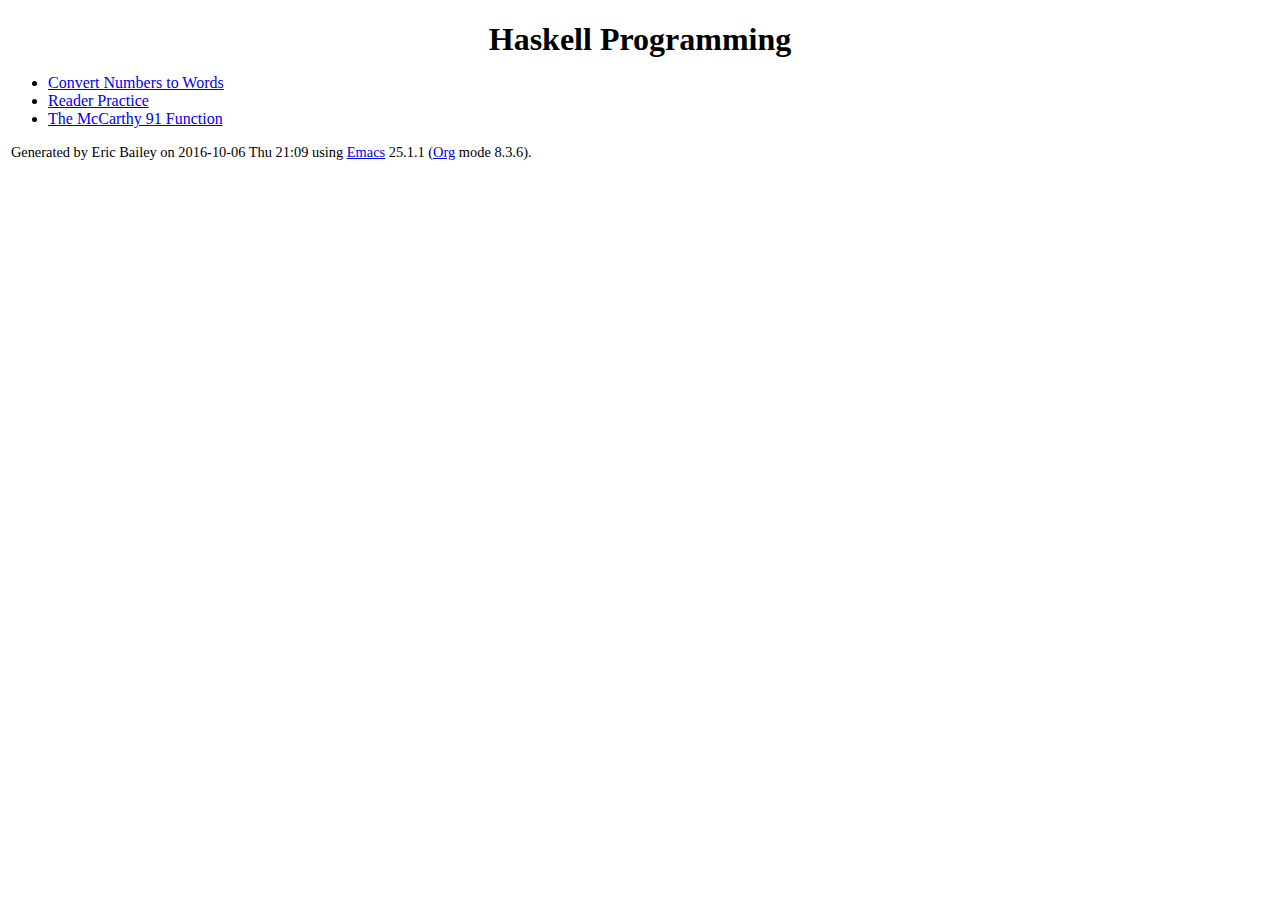
<file: docs/index.html>
<?xml version="1.0" encoding="utf-8"?>
<!DOCTYPE html PUBLIC "-//W3C//DTD XHTML 1.0 Strict//EN"
"http://www.w3.org/TR/xhtml1/DTD/xhtml1-strict.dtd">
<html xmlns="http://www.w3.org/1999/xhtml" lang="en" xml:lang="en">
<head>
<!-- 2016-10-06 Thu 21:09 -->
<meta  http-equiv="Content-Type" content="text/html;charset=utf-8" />
<meta  name="viewport" content="width=device-width, initial-scale=1" />
<title>Haskell Programming</title>
<meta  name="generator" content="Org-mode" />
<meta  name="author" content="Eric Bailey" />
<style type="text/css">
 <!--/*--><![CDATA[/*><!--*/
  .title  { text-align: center;
             margin-bottom: .2em; }
  .subtitle { text-align: center;
              font-size: medium;
              font-weight: bold;
              margin-top:0; }
  .todo   { font-family: monospace; color: red; }
  .done   { font-family: monospace; color: green; }
  .priority { font-family: monospace; color: orange; }
  .tag    { background-color: #eee; font-family: monospace;
            padding: 2px; font-size: 80%; font-weight: normal; }
  .timestamp { color: #bebebe; }
  .timestamp-kwd { color: #5f9ea0; }
  .org-right  { margin-left: auto; margin-right: 0px;  text-align: right; }
  .org-left   { margin-left: 0px;  margin-right: auto; text-align: left; }
  .org-center { margin-left: auto; margin-right: auto; text-align: center; }
  .underline { text-decoration: underline; }
  #postamble p, #preamble p { font-size: 90%; margin: .2em; }
  p.verse { margin-left: 3%; }
  pre {
    border: 1px solid #ccc;
    box-shadow: 3px 3px 3px #eee;
    padding: 8pt;
    font-family: monospace;
    overflow: auto;
    margin: 1.2em;
  }
  pre.src {
    position: relative;
    overflow: visible;
    padding-top: 1.2em;
  }
  pre.src:before {
    display: none;
    position: absolute;
    background-color: white;
    top: -10px;
    right: 10px;
    padding: 3px;
    border: 1px solid black;
  }
  pre.src:hover:before { display: inline;}
  pre.src-sh:before    { content: 'sh'; }
  pre.src-bash:before  { content: 'sh'; }
  pre.src-emacs-lisp:before { content: 'Emacs Lisp'; }
  pre.src-R:before     { content: 'R'; }
  pre.src-perl:before  { content: 'Perl'; }
  pre.src-java:before  { content: 'Java'; }
  pre.src-sql:before   { content: 'SQL'; }

  table { border-collapse:collapse; }
  caption.t-above { caption-side: top; }
  caption.t-bottom { caption-side: bottom; }
  td, th { vertical-align:top;  }
  th.org-right  { text-align: center;  }
  th.org-left   { text-align: center;   }
  th.org-center { text-align: center; }
  td.org-right  { text-align: right;  }
  td.org-left   { text-align: left;   }
  td.org-center { text-align: center; }
  dt { font-weight: bold; }
  .footpara { display: inline; }
  .footdef  { margin-bottom: 1em; }
  .figure { padding: 1em; }
  .figure p { text-align: center; }
  .inlinetask {
    padding: 10px;
    border: 2px solid gray;
    margin: 10px;
    background: #ffffcc;
  }
  #org-div-home-and-up
   { text-align: right; font-size: 70%; white-space: nowrap; }
  textarea { overflow-x: auto; }
  .linenr { font-size: smaller }
  .code-highlighted { background-color: #ffff00; }
  .org-info-js_info-navigation { border-style: none; }
  #org-info-js_console-label
    { font-size: 10px; font-weight: bold; white-space: nowrap; }
  .org-info-js_search-highlight
    { background-color: #ffff00; color: #000000; font-weight: bold; }
  /*]]>*/-->
</style>
<script type="text/javascript">
/*
@licstart  The following is the entire license notice for the
JavaScript code in this tag.

Copyright (C) 2012-2013 Free Software Foundation, Inc.

The JavaScript code in this tag is free software: you can
redistribute it and/or modify it under the terms of the GNU
General Public License (GNU GPL) as published by the Free Software
Foundation, either version 3 of the License, or (at your option)
any later version.  The code is distributed WITHOUT ANY WARRANTY;
without even the implied warranty of MERCHANTABILITY or FITNESS
FOR A PARTICULAR PURPOSE.  See the GNU GPL for more details.

As additional permission under GNU GPL version 3 section 7, you
may distribute non-source (e.g., minimized or compacted) forms of
that code without the copy of the GNU GPL normally required by
section 4, provided you include this license notice and a URL
through which recipients can access the Corresponding Source.


@licend  The above is the entire license notice
for the JavaScript code in this tag.
*/
<!--/*--><![CDATA[/*><!--*/
 function CodeHighlightOn(elem, id)
 {
   var target = document.getElementById(id);
   if(null != target) {
     elem.cacheClassElem = elem.className;
     elem.cacheClassTarget = target.className;
     target.className = "code-highlighted";
     elem.className   = "code-highlighted";
   }
 }
 function CodeHighlightOff(elem, id)
 {
   var target = document.getElementById(id);
   if(elem.cacheClassElem)
     elem.className = elem.cacheClassElem;
   if(elem.cacheClassTarget)
     target.className = elem.cacheClassTarget;
 }
/*]]>*///-->
</script>
</head>
<body>
<div id="content">
<h1 class="title">Haskell Programming</h1>
<ul class="org-ul">
<li><a href="WordNumber.html">Convert Numbers to Words</a></li>
<li><a href="ReaderPractice.html">Reader Practice</a></li>
<li><a href="McCarthy.html">The McCarthy 91 Function</a></li>
</ul>
</div>
<div id="postamble" class="status">
<p>Generated by <span class="author">Eric Bailey</span> on <span class="date">2016-10-06 Thu 21:09</span> using <span class="creator"><a href="http://www.gnu.org/software/emacs/">Emacs</a> 25.1.1 (<a href="http://orgmode.org">Org</a> mode 8.3.6)</span>.
</div>
</body>
</html>
</file>
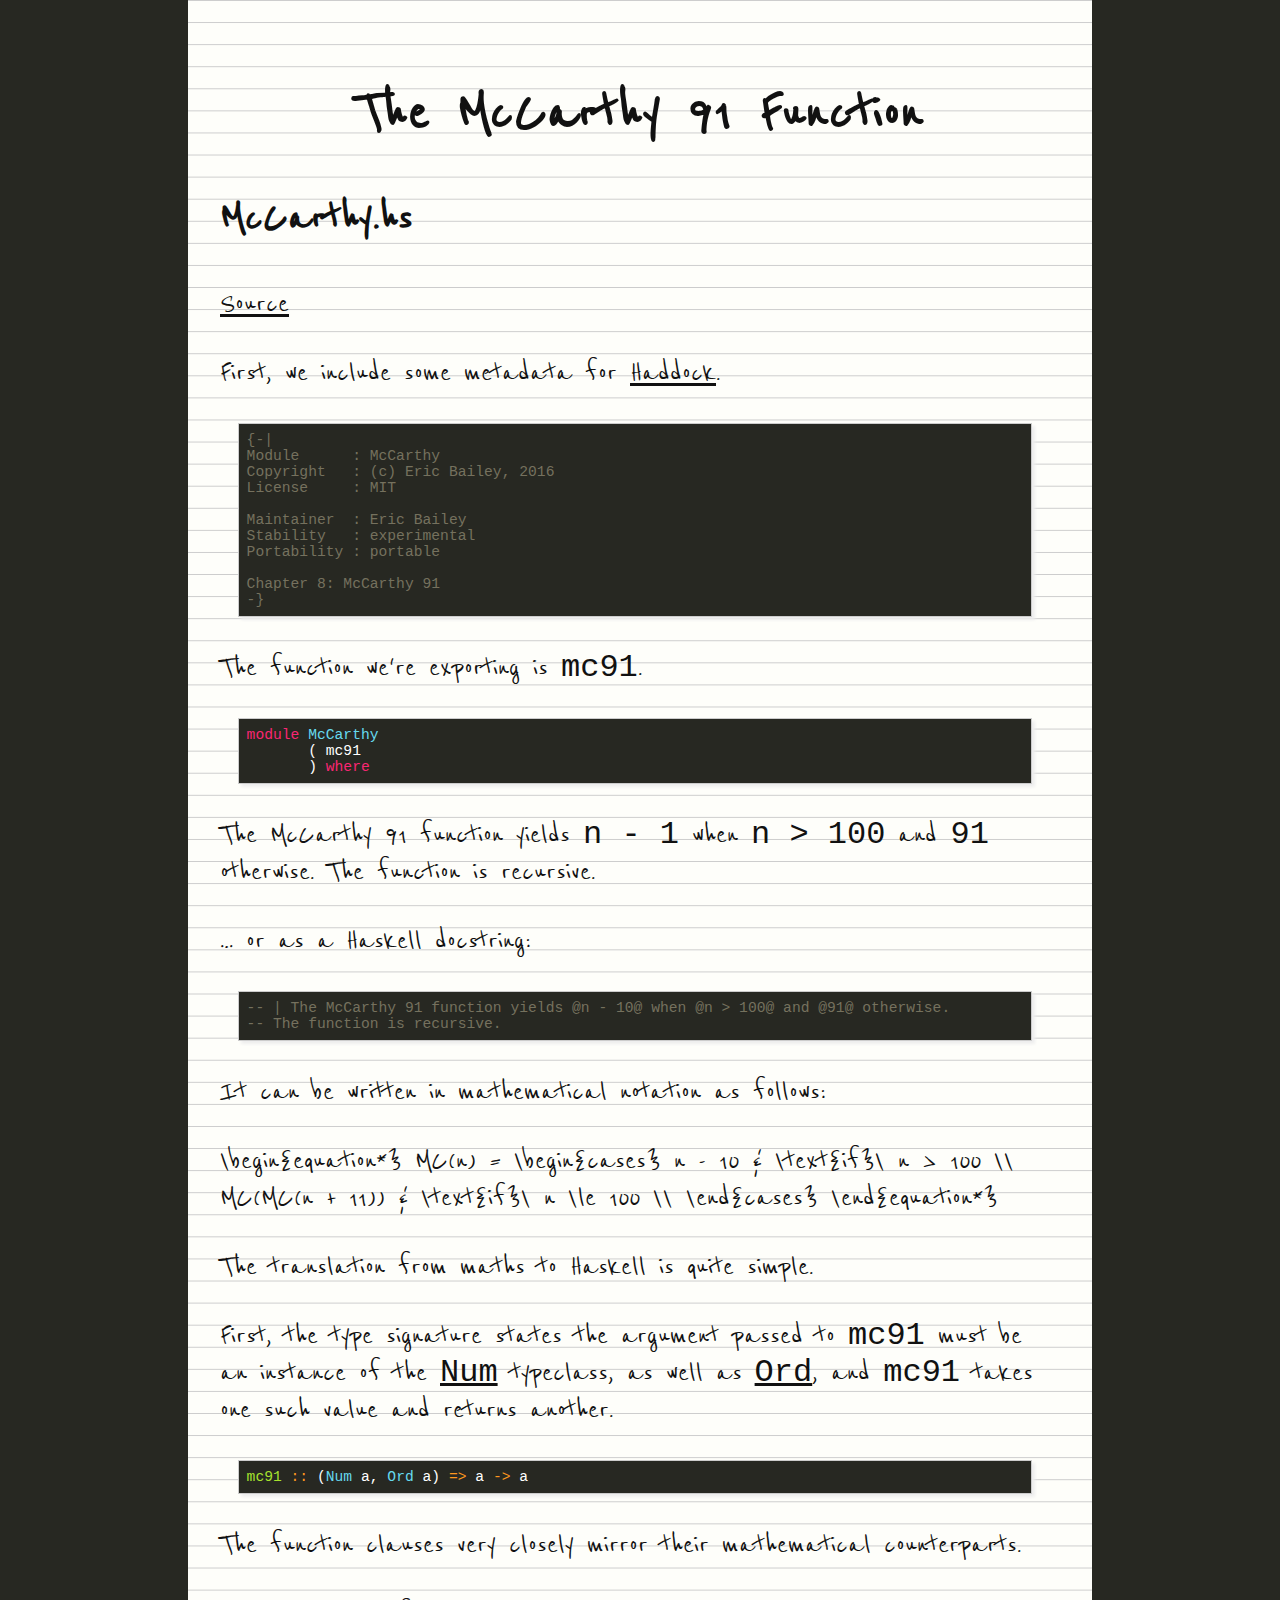
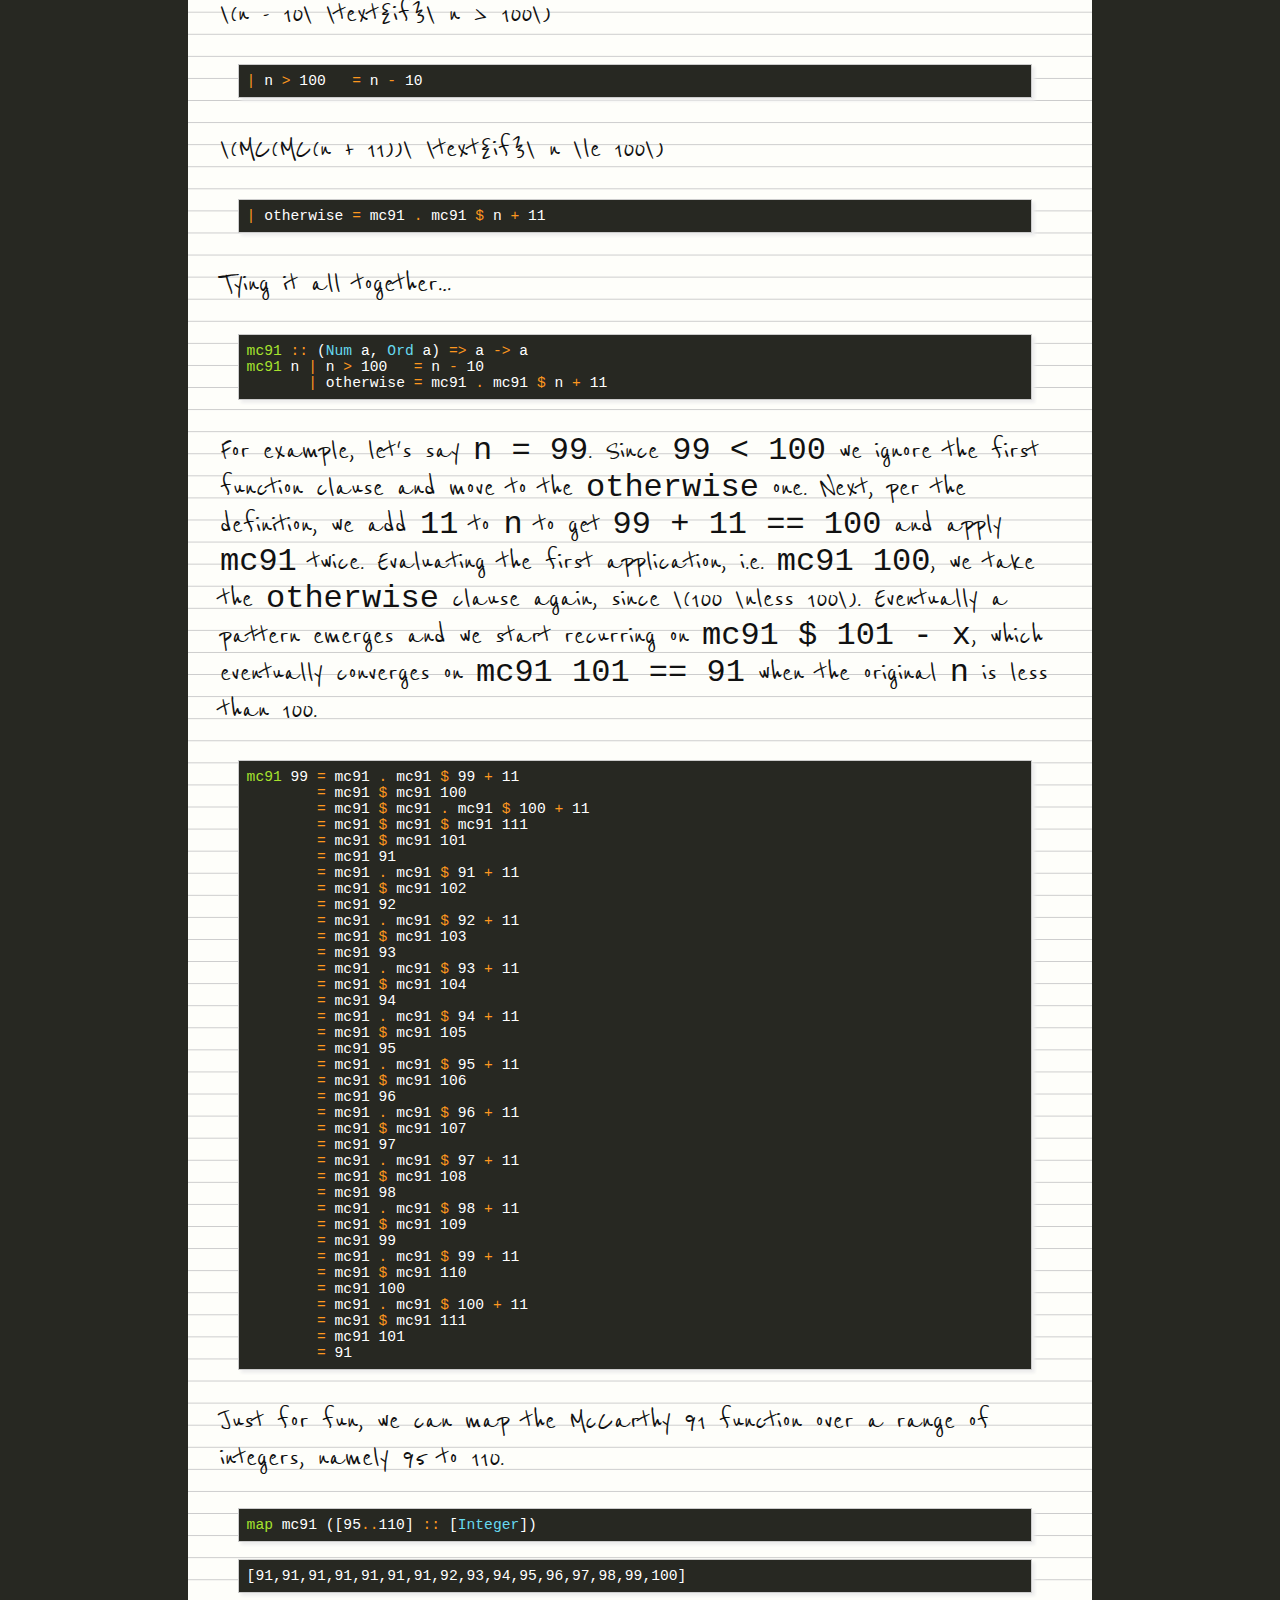
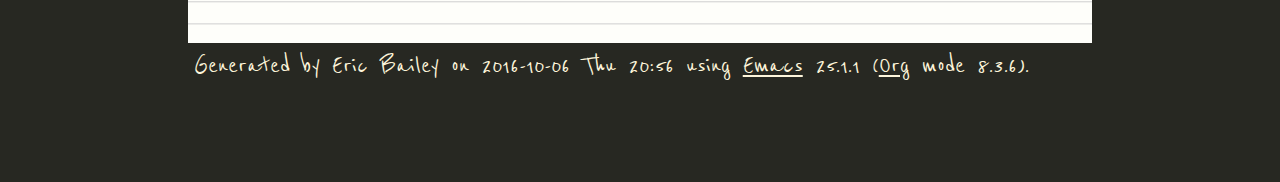
<file: docs/McCarthy.html>
<!DOCTYPE html>
<html>
<head>
<!-- 2016-10-06 Thu 20:56 -->
<meta  charset="utf-8">
<meta  name="viewport" content="width=device-width, initial-scale=1">
<title>The McCarthy 91 Function</title>
<meta  name="generator" content="Org-mode">
<meta  name="author" content="Eric Bailey">
<meta  name="keywords" content="haskell, learning, haskell programming">
<style type="text/css">
 <!--/*--><![CDATA[/*><!--*/
  .title  { text-align: center;
             margin-bottom: .2em; }
  .subtitle { text-align: center;
              font-size: medium;
              font-weight: bold;
              margin-top:0; }
  .todo   { font-family: monospace; color: red; }
  .done   { font-family: monospace; color: green; }
  .priority { font-family: monospace; color: orange; }
  .tag    { background-color: #eee; font-family: monospace;
            padding: 2px; font-size: 80%; font-weight: normal; }
  .timestamp { color: #bebebe; }
  .timestamp-kwd { color: #5f9ea0; }
  .org-right  { margin-left: auto; margin-right: 0px;  text-align: right; }
  .org-left   { margin-left: 0px;  margin-right: auto; text-align: left; }
  .org-center { margin-left: auto; margin-right: auto; text-align: center; }
  .underline { text-decoration: underline; }
  #postamble p, #preamble p { font-size: 90%; margin: .2em; }
  p.verse { margin-left: 3%; }
  pre {
    border: 1px solid #ccc;
    box-shadow: 3px 3px 3px #eee;
    padding: 8pt;
    font-family: monospace;
    overflow: auto;
    margin: 1.2em;
  }
  pre.src {
    position: relative;
    overflow: visible;
    padding-top: 1.2em;
  }
  pre.src:before {
    display: none;
    position: absolute;
    background-color: white;
    top: -10px;
    right: 10px;
    padding: 3px;
    border: 1px solid black;
  }
  pre.src:hover:before { display: inline;}
  pre.src-sh:before    { content: 'sh'; }
  pre.src-bash:before  { content: 'sh'; }
  pre.src-emacs-lisp:before { content: 'Emacs Lisp'; }
  pre.src-R:before     { content: 'R'; }
  pre.src-perl:before  { content: 'Perl'; }
  pre.src-java:before  { content: 'Java'; }
  pre.src-sql:before   { content: 'SQL'; }

  table { border-collapse:collapse; }
  caption.t-above { caption-side: top; }
  caption.t-bottom { caption-side: bottom; }
  td, th { vertical-align:top;  }
  th.org-right  { text-align: center;  }
  th.org-left   { text-align: center;   }
  th.org-center { text-align: center; }
  td.org-right  { text-align: right;  }
  td.org-left   { text-align: left;   }
  td.org-center { text-align: center; }
  dt { font-weight: bold; }
  .footpara { display: inline; }
  .footdef  { margin-bottom: 1em; }
  .figure { padding: 1em; }
  .figure p { text-align: center; }
  .inlinetask {
    padding: 10px;
    border: 2px solid gray;
    margin: 10px;
    background: #ffffcc;
  }
  #org-div-home-and-up
   { text-align: right; font-size: 70%; white-space: nowrap; }
  textarea { overflow-x: auto; }
  .linenr { font-size: smaller }
  .code-highlighted { background-color: #ffff00; }
  .org-info-js_info-navigation { border-style: none; }
  #org-info-js_console-label
    { font-size: 10px; font-weight: bold; white-space: nowrap; }
  .org-info-js_search-highlight
    { background-color: #ffff00; color: #000000; font-weight: bold; }
  /*]]>*/-->
</style>
<link rel="stylesheet" type="text/css" href="css/style.css">
<script src='https://cdn.mathjax.org/mathjax/latest/MathJax.js?config=TeX-AMS-MML_HTMLorMML'></script>
<script type="text/javascript">
/*
@licstart  The following is the entire license notice for the
JavaScript code in this tag.

Copyright (C) 2012-2013 Free Software Foundation, Inc.

The JavaScript code in this tag is free software: you can
redistribute it and/or modify it under the terms of the GNU
General Public License (GNU GPL) as published by the Free Software
Foundation, either version 3 of the License, or (at your option)
any later version.  The code is distributed WITHOUT ANY WARRANTY;
without even the implied warranty of MERCHANTABILITY or FITNESS
FOR A PARTICULAR PURPOSE.  See the GNU GPL for more details.

As additional permission under GNU GPL version 3 section 7, you
may distribute non-source (e.g., minimized or compacted) forms of
that code without the copy of the GNU GPL normally required by
section 4, provided you include this license notice and a URL
through which recipients can access the Corresponding Source.


@licend  The above is the entire license notice
for the JavaScript code in this tag.
*/
<!--/*--><![CDATA[/*><!--*/
 function CodeHighlightOn(elem, id)
 {
   var target = document.getElementById(id);
   if(null != target) {
     elem.cacheClassElem = elem.className;
     elem.cacheClassTarget = target.className;
     target.className = "code-highlighted";
     elem.className   = "code-highlighted";
   }
 }
 function CodeHighlightOff(elem, id)
 {
   var target = document.getElementById(id);
   if(elem.cacheClassElem)
     elem.className = elem.cacheClassElem;
   if(elem.cacheClassTarget)
     target.className = elem.cacheClassTarget;
 }
/*]]>*///-->
</script>
<script type="text/x-mathjax-config">
    MathJax.Hub.Config({
        displayAlign: "center",
        displayIndent: "0em",

        "HTML-CSS": { scale: 100,
                        linebreaks: { automatic: "false" },
                        webFont: "TeX"
                       },
        SVG: {scale: 100,
              linebreaks: { automatic: "false" },
              font: "TeX"},
        NativeMML: {scale: 100},
        TeX: { equationNumbers: {autoNumber: "AMS"},
               MultLineWidth: "85%",
               TagSide: "right",
               TagIndent: ".8em"
             }
});
</script>
<script type="text/javascript"
        src="http://cdn.mathjax.org/mathjax/latest/MathJax.js?config=TeX-AMS_HTML"></script>
</head>
<body>
<div id="content">
<h1 class="title">The McCarthy 91 Function</h1>

<div id="outline-container-orgheadline1" class="outline-2">
<h2 id="orgheadline1">McCarthy.hs</h2>
<div class="outline-text-2" id="text-orgheadline1">
<p>
<a href="https://github.com/yurrriq/haskell-programming/blob/master/src/McCarthy.hs">Source</a>
</p>

<p>
First, we include some metadata for <a href="https://www.haskell.org/haddock/">Haddock</a>.
</p>
<div class="org-src-container">

<pre class="src src-haskell"><span style="color: #75715E;">{-|</span>
<span style="color: #75715E;">Module      : McCarthy</span>
<span style="color: #75715E;">Copyright   : (c) Eric Bailey, 2016</span>
<span style="color: #75715E;">License     : MIT</span>

<span style="color: #75715E;">Maintainer  : Eric Bailey</span>
<span style="color: #75715E;">Stability   : experimental</span>
<span style="color: #75715E;">Portability : portable</span>

<span style="color: #75715E;">Chapter 8: McCarthy 91</span>
<span style="color: #75715E;">-}</span>
</pre>
</div>

<p>
The function we're exporting is <code>mc91</code>.
</p>
<div class="org-src-container">

<pre class="src src-haskell"><span style="color: #F92672;">module</span> <span style="color: #66D9EF;">McCarthy</span>
       ( mc91
       ) <span style="color: #F92672;">where</span>
</pre>
</div>

<p>
The McCarthy 91 function yields <code>n - 1</code> when <code>n &gt; 100</code> and <code>91</code> otherwise.
The function is recursive.
</p>

<p>
&#x2026; or as a Haskell docstring:
</p>
<div class="org-src-container">

<pre class="src src-haskell"><span style="color: #75715E;">-- | The McCarthy 91 function yields @n - 10@ when @n &gt; 100@ and @91@ otherwise.</span>
<span style="color: #75715E;">-- The function is recursive.</span>
</pre>
</div>

<p>
It can be written in mathematical notation as follows:
</p>
\begin{equation*}
MC(n) = \begin{cases}
  n - 10         & \text{if}\ n >   100 \\
  MC(MC(n + 11)) & \text{if}\ n \le 100 \\
\end{cases}
\end{equation*}

<p>
The translation from maths to Haskell is quite simple.
</p>

<p>
First, the type signature states the argument passed to <code>mc91</code> must be an
instance of the <a href="http://hackage.haskell.org/package/base-4.8.2.0/docs/Prelude.html#t:Num"><code>Num</code></a> typeclass, as well as <a href="http://hackage.haskell.org/package/base-4.8.2.0/docs/Prelude.html#t:Ord"><code>Ord</code></a>, and <code>mc91</code> takes one such
value and returns another.
</p>
<div class="org-src-container">

<pre class="src src-haskell" id="orgsrcblock1"><span style="color: #A6E22E;">mc91</span> <span style="color: #FD971F;">::</span> (<span style="color: #66D9EF;">Num</span> a, <span style="color: #66D9EF;">Ord</span> a) <span style="color: #FD971F;">=&gt;</span> a <span style="color: #FD971F;">-&gt;</span> a
</pre>
</div>

<p>
The function clauses very closely mirror their mathematical counterparts.
</p>

<p>
\(n - 10\ \text{if}\ n > 100\)
</p>
<div class="org-src-container">

<pre class="src src-haskell" id="orgsrcblock2"><span style="color: #FD971F;">|</span> n <span style="color: #FD971F;">&gt;</span> 100   <span style="color: #FD971F;">=</span> n <span style="color: #FD971F;">-</span> 10
</pre>
</div>

<p>
\(MC(MC(n + 11))\ \text{if}\ n \le 100\)
</p>
<div class="org-src-container">

<pre class="src src-haskell" id="orgsrcblock3"><span style="color: #FD971F;">|</span> otherwise <span style="color: #FD971F;">=</span> mc91 <span style="color: #FD971F;">.</span> mc91 <span style="color: #FD971F;">$</span> n <span style="color: #FD971F;">+</span> 11
</pre>
</div>

<p>
Tying it all together&#x2026;
</p>
<div class="org-src-container">

<pre class="src src-haskell"><span style="color: #A6E22E;">mc91</span> <span style="color: #FD971F;">::</span> (<span style="color: #66D9EF;">Num</span> a, <span style="color: #66D9EF;">Ord</span> a) <span style="color: #FD971F;">=&gt;</span> a <span style="color: #FD971F;">-&gt;</span> a
<span style="color: #A6E22E;">mc91</span> n <span style="color: #FD971F;">|</span> n <span style="color: #FD971F;">&gt;</span> 100   <span style="color: #FD971F;">=</span> n <span style="color: #FD971F;">-</span> 10
       <span style="color: #FD971F;">|</span> otherwise <span style="color: #FD971F;">=</span> mc91 <span style="color: #FD971F;">.</span> mc91 <span style="color: #FD971F;">$</span> n <span style="color: #FD971F;">+</span> 11
</pre>
</div>


<p>
For example, let's say <code>n = 99</code>. Since <code>99 &lt; 100</code> we ignore the first function
clause and move to the <code>otherwise</code> one. Next, per the definition, we add <code>11</code> to
<code>n</code> to get <code>99 + 11 == 100</code> and apply <code>mc91</code> twice. Evaluating the first
application, i.e. <code>mc91 100</code>, we take the <code>otherwise</code> clause again, since \(100
\nless 100\). Eventually a pattern emerges and we start recurring on <code>mc91 $
101 - x</code>, which eventually converges on <code>mc91 101 == 91</code> when the original <code>n</code>
is less than 100.
</p>
<div class="org-src-container">

<pre class="src src-haskell"><span style="color: #A6E22E;">mc91</span> 99 <span style="color: #FD971F;">=</span> mc91 <span style="color: #FD971F;">.</span> mc91 <span style="color: #FD971F;">$</span> 99 <span style="color: #FD971F;">+</span> 11
        <span style="color: #FD971F;">=</span> mc91 <span style="color: #FD971F;">$</span> mc91 100
        <span style="color: #FD971F;">=</span> mc91 <span style="color: #FD971F;">$</span> mc91 <span style="color: #FD971F;">.</span> mc91 <span style="color: #FD971F;">$</span> 100 <span style="color: #FD971F;">+</span> 11
        <span style="color: #FD971F;">=</span> mc91 <span style="color: #FD971F;">$</span> mc91 <span style="color: #FD971F;">$</span> mc91 111
        <span style="color: #FD971F;">=</span> mc91 <span style="color: #FD971F;">$</span> mc91 101
        <span style="color: #FD971F;">=</span> mc91 91
        <span style="color: #FD971F;">=</span> mc91 <span style="color: #FD971F;">.</span> mc91 <span style="color: #FD971F;">$</span> 91 <span style="color: #FD971F;">+</span> 11
        <span style="color: #FD971F;">=</span> mc91 <span style="color: #FD971F;">$</span> mc91 102
        <span style="color: #FD971F;">=</span> mc91 92
        <span style="color: #FD971F;">=</span> mc91 <span style="color: #FD971F;">.</span> mc91 <span style="color: #FD971F;">$</span> 92 <span style="color: #FD971F;">+</span> 11
        <span style="color: #FD971F;">=</span> mc91 <span style="color: #FD971F;">$</span> mc91 103
        <span style="color: #FD971F;">=</span> mc91 93
        <span style="color: #FD971F;">=</span> mc91 <span style="color: #FD971F;">.</span> mc91 <span style="color: #FD971F;">$</span> 93 <span style="color: #FD971F;">+</span> 11
        <span style="color: #FD971F;">=</span> mc91 <span style="color: #FD971F;">$</span> mc91 104
        <span style="color: #FD971F;">=</span> mc91 94
        <span style="color: #FD971F;">=</span> mc91 <span style="color: #FD971F;">.</span> mc91 <span style="color: #FD971F;">$</span> 94 <span style="color: #FD971F;">+</span> 11
        <span style="color: #FD971F;">=</span> mc91 <span style="color: #FD971F;">$</span> mc91 105
        <span style="color: #FD971F;">=</span> mc91 95
        <span style="color: #FD971F;">=</span> mc91 <span style="color: #FD971F;">.</span> mc91 <span style="color: #FD971F;">$</span> 95 <span style="color: #FD971F;">+</span> 11
        <span style="color: #FD971F;">=</span> mc91 <span style="color: #FD971F;">$</span> mc91 106
        <span style="color: #FD971F;">=</span> mc91 96
        <span style="color: #FD971F;">=</span> mc91 <span style="color: #FD971F;">.</span> mc91 <span style="color: #FD971F;">$</span> 96 <span style="color: #FD971F;">+</span> 11
        <span style="color: #FD971F;">=</span> mc91 <span style="color: #FD971F;">$</span> mc91 107
        <span style="color: #FD971F;">=</span> mc91 97
        <span style="color: #FD971F;">=</span> mc91 <span style="color: #FD971F;">.</span> mc91 <span style="color: #FD971F;">$</span> 97 <span style="color: #FD971F;">+</span> 11
        <span style="color: #FD971F;">=</span> mc91 <span style="color: #FD971F;">$</span> mc91 108
        <span style="color: #FD971F;">=</span> mc91 98
        <span style="color: #FD971F;">=</span> mc91 <span style="color: #FD971F;">.</span> mc91 <span style="color: #FD971F;">$</span> 98 <span style="color: #FD971F;">+</span> 11
        <span style="color: #FD971F;">=</span> mc91 <span style="color: #FD971F;">$</span> mc91 109
        <span style="color: #FD971F;">=</span> mc91 99
        <span style="color: #FD971F;">=</span> mc91 <span style="color: #FD971F;">.</span> mc91 <span style="color: #FD971F;">$</span> 99 <span style="color: #FD971F;">+</span> 11
        <span style="color: #FD971F;">=</span> mc91 <span style="color: #FD971F;">$</span> mc91 110
        <span style="color: #FD971F;">=</span> mc91 100
        <span style="color: #FD971F;">=</span> mc91 <span style="color: #FD971F;">.</span> mc91 <span style="color: #FD971F;">$</span> 100 <span style="color: #FD971F;">+</span> 11
        <span style="color: #FD971F;">=</span> mc91 <span style="color: #FD971F;">$</span> mc91 111
        <span style="color: #FD971F;">=</span> mc91 101
        <span style="color: #FD971F;">=</span> 91
</pre>
</div>

<p>
Just for fun, we can map the McCarthy 91 function over a range of integers,
namely 95 to 110.
</p>
<div class="org-src-container">

<pre class="src src-haskell" id="orgsrcblock4"><span style="color: #A6E22E;">map</span> mc91 ([95<span style="color: #FD971F;">..</span>110] <span style="color: #FD971F;">::</span> [<span style="color: #66D9EF;">Integer</span>])
</pre>
</div>

<div class="org-src-container">

<pre class="src src-haskell">[91,91,91,91,91,91,91,92,93,94,95,96,97,98,99,100]
</pre>
</div>
</div>
</div>
</div>
<div id="postamble" class="status">
<p>Generated by <span class="author">Eric Bailey</span> on <span class="date">2016-10-06 Thu 20:56</span> using <span class="creator"><a href="http://www.gnu.org/software/emacs/">Emacs</a> 25.1.1 (<a href="http://orgmode.org">Org</a> mode 8.3.6)</span>.
</div>
</body>
</html>
</file>
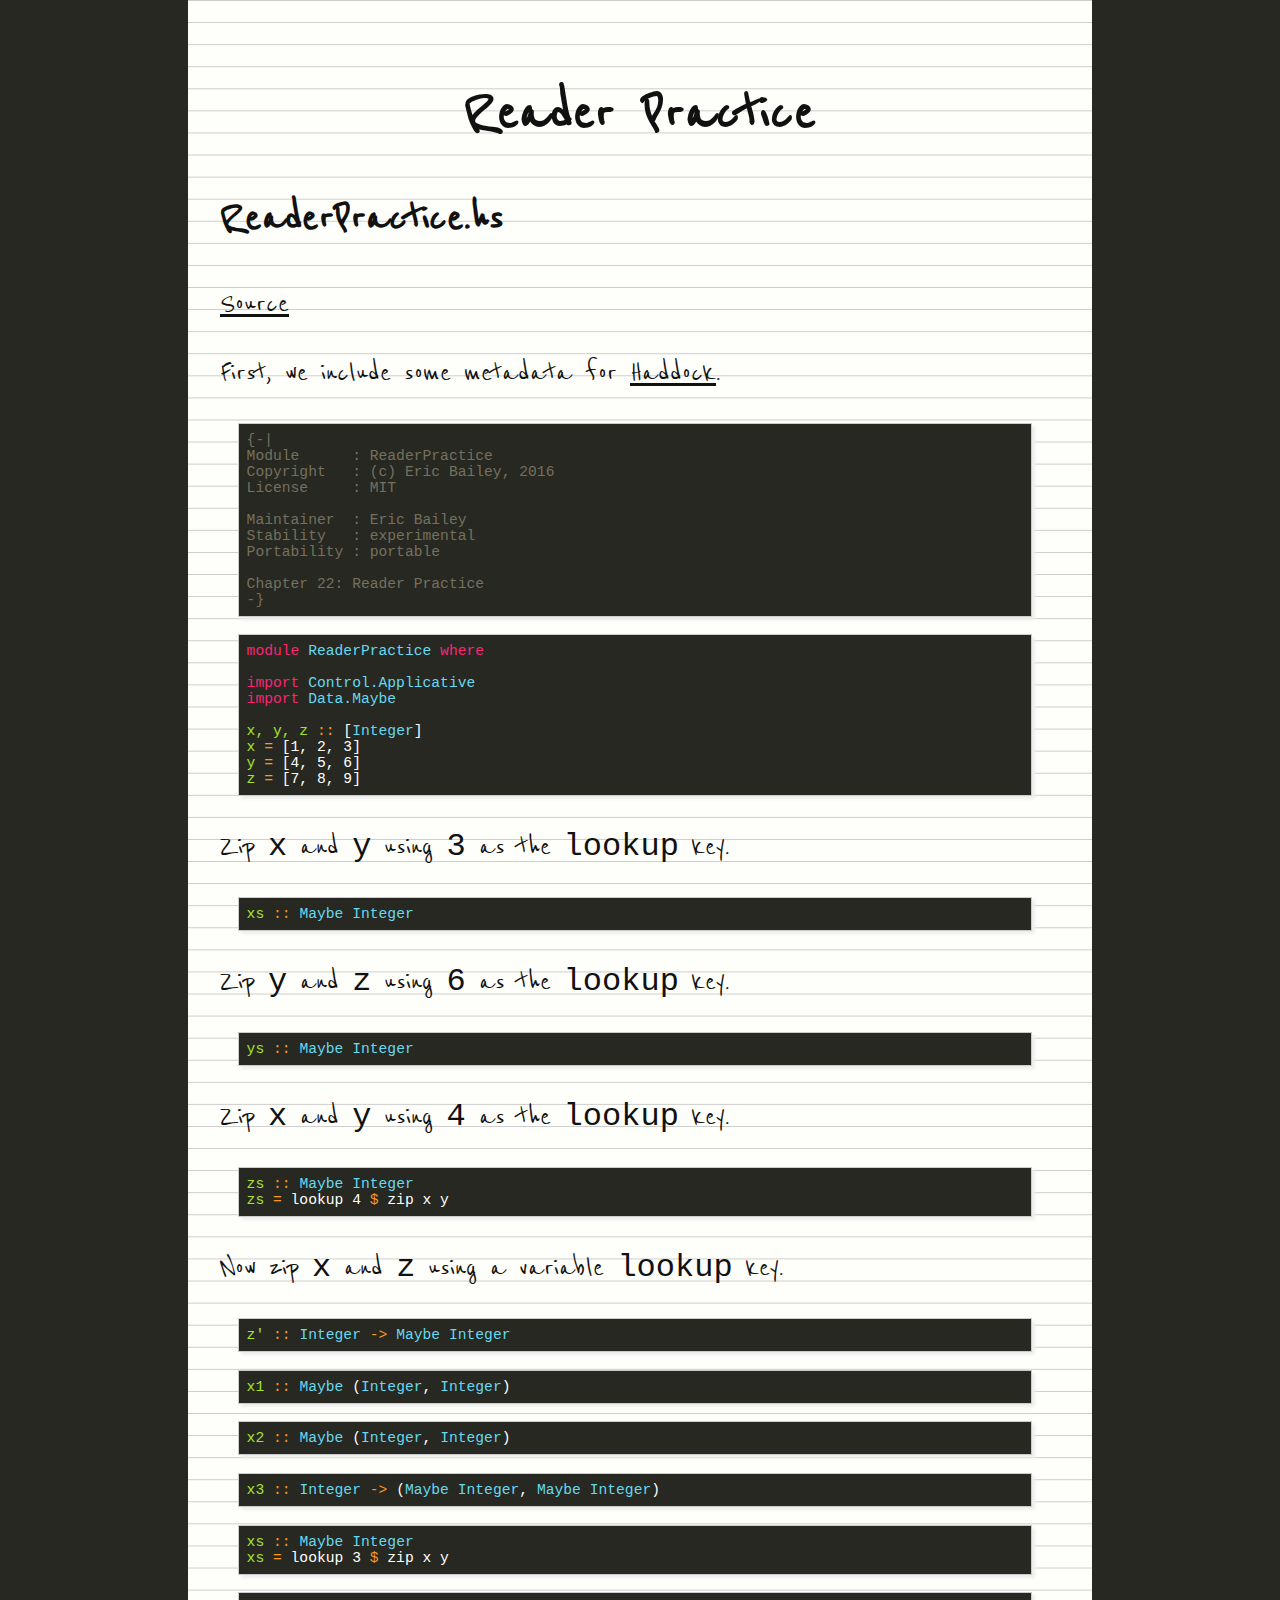
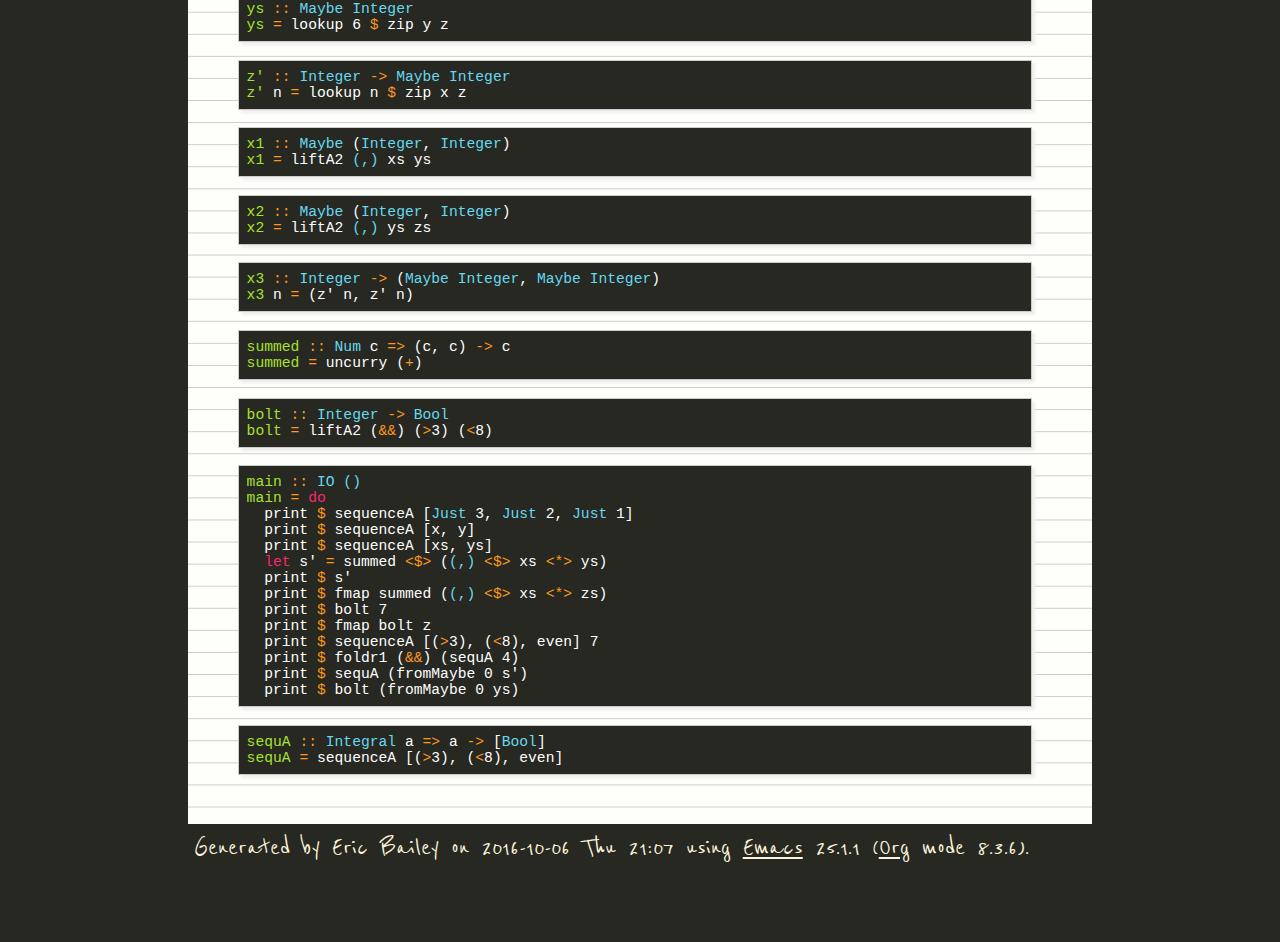
<file: docs/ReaderPractice.html>
<!DOCTYPE html>
<html>
<head>
<!-- 2016-10-06 Thu 21:07 -->
<meta  charset="utf-8">
<meta  name="viewport" content="width=device-width, initial-scale=1">
<title>Reader Practice</title>
<meta  name="generator" content="Org-mode">
<meta  name="author" content="Eric Bailey">
<meta  name="keywords" content="haskell, learning, haskell programming">
<style type="text/css">
 <!--/*--><![CDATA[/*><!--*/
  .title  { text-align: center;
             margin-bottom: .2em; }
  .subtitle { text-align: center;
              font-size: medium;
              font-weight: bold;
              margin-top:0; }
  .todo   { font-family: monospace; color: red; }
  .done   { font-family: monospace; color: green; }
  .priority { font-family: monospace; color: orange; }
  .tag    { background-color: #eee; font-family: monospace;
            padding: 2px; font-size: 80%; font-weight: normal; }
  .timestamp { color: #bebebe; }
  .timestamp-kwd { color: #5f9ea0; }
  .org-right  { margin-left: auto; margin-right: 0px;  text-align: right; }
  .org-left   { margin-left: 0px;  margin-right: auto; text-align: left; }
  .org-center { margin-left: auto; margin-right: auto; text-align: center; }
  .underline { text-decoration: underline; }
  #postamble p, #preamble p { font-size: 90%; margin: .2em; }
  p.verse { margin-left: 3%; }
  pre {
    border: 1px solid #ccc;
    box-shadow: 3px 3px 3px #eee;
    padding: 8pt;
    font-family: monospace;
    overflow: auto;
    margin: 1.2em;
  }
  pre.src {
    position: relative;
    overflow: visible;
    padding-top: 1.2em;
  }
  pre.src:before {
    display: none;
    position: absolute;
    background-color: white;
    top: -10px;
    right: 10px;
    padding: 3px;
    border: 1px solid black;
  }
  pre.src:hover:before { display: inline;}
  pre.src-sh:before    { content: 'sh'; }
  pre.src-bash:before  { content: 'sh'; }
  pre.src-emacs-lisp:before { content: 'Emacs Lisp'; }
  pre.src-R:before     { content: 'R'; }
  pre.src-perl:before  { content: 'Perl'; }
  pre.src-java:before  { content: 'Java'; }
  pre.src-sql:before   { content: 'SQL'; }

  table { border-collapse:collapse; }
  caption.t-above { caption-side: top; }
  caption.t-bottom { caption-side: bottom; }
  td, th { vertical-align:top;  }
  th.org-right  { text-align: center;  }
  th.org-left   { text-align: center;   }
  th.org-center { text-align: center; }
  td.org-right  { text-align: right;  }
  td.org-left   { text-align: left;   }
  td.org-center { text-align: center; }
  dt { font-weight: bold; }
  .footpara { display: inline; }
  .footdef  { margin-bottom: 1em; }
  .figure { padding: 1em; }
  .figure p { text-align: center; }
  .inlinetask {
    padding: 10px;
    border: 2px solid gray;
    margin: 10px;
    background: #ffffcc;
  }
  #org-div-home-and-up
   { text-align: right; font-size: 70%; white-space: nowrap; }
  textarea { overflow-x: auto; }
  .linenr { font-size: smaller }
  .code-highlighted { background-color: #ffff00; }
  .org-info-js_info-navigation { border-style: none; }
  #org-info-js_console-label
    { font-size: 10px; font-weight: bold; white-space: nowrap; }
  .org-info-js_search-highlight
    { background-color: #ffff00; color: #000000; font-weight: bold; }
  /*]]>*/-->
</style>
<link rel="stylesheet" type="text/css" href="css/style.css">
<script src='https://cdn.mathjax.org/mathjax/latest/MathJax.js?config=TeX-AMS-MML_HTMLorMML'></script>
<script type="text/javascript">
/*
@licstart  The following is the entire license notice for the
JavaScript code in this tag.

Copyright (C) 2012-2013 Free Software Foundation, Inc.

The JavaScript code in this tag is free software: you can
redistribute it and/or modify it under the terms of the GNU
General Public License (GNU GPL) as published by the Free Software
Foundation, either version 3 of the License, or (at your option)
any later version.  The code is distributed WITHOUT ANY WARRANTY;
without even the implied warranty of MERCHANTABILITY or FITNESS
FOR A PARTICULAR PURPOSE.  See the GNU GPL for more details.

As additional permission under GNU GPL version 3 section 7, you
may distribute non-source (e.g., minimized or compacted) forms of
that code without the copy of the GNU GPL normally required by
section 4, provided you include this license notice and a URL
through which recipients can access the Corresponding Source.


@licend  The above is the entire license notice
for the JavaScript code in this tag.
*/
<!--/*--><![CDATA[/*><!--*/
 function CodeHighlightOn(elem, id)
 {
   var target = document.getElementById(id);
   if(null != target) {
     elem.cacheClassElem = elem.className;
     elem.cacheClassTarget = target.className;
     target.className = "code-highlighted";
     elem.className   = "code-highlighted";
   }
 }
 function CodeHighlightOff(elem, id)
 {
   var target = document.getElementById(id);
   if(elem.cacheClassElem)
     elem.className = elem.cacheClassElem;
   if(elem.cacheClassTarget)
     target.className = elem.cacheClassTarget;
 }
/*]]>*///-->
</script>
</head>
<body>
<div id="content">
<h1 class="title">Reader Practice</h1>

<div id="outline-container-orgheadline1" class="outline-2">
<h2 id="orgheadline1">ReaderPractice.hs</h2>
<div class="outline-text-2" id="text-orgheadline1">
<p>
<a href="https://github.com/yurrriq/haskell-programming/blob/master/src/ReaderPractice.hs">Source</a>
</p>

<p>
First, we include some metadata for <a href="https://www.haskell.org/haddock/">Haddock</a>.
</p>
<div class="org-src-container">

<pre class="src src-haskell"><span style="color: #75715E;">{-|</span>
<span style="color: #75715E;">Module      : ReaderPractice</span>
<span style="color: #75715E;">Copyright   : (c) Eric Bailey, 2016</span>
<span style="color: #75715E;">License     : MIT</span>

<span style="color: #75715E;">Maintainer  : Eric Bailey</span>
<span style="color: #75715E;">Stability   : experimental</span>
<span style="color: #75715E;">Portability : portable</span>

<span style="color: #75715E;">Chapter 22: Reader Practice</span>
<span style="color: #75715E;">-}</span>
</pre>
</div>

<div class="org-src-container">

<pre class="src src-haskell"><span style="color: #F92672;">module</span> <span style="color: #66D9EF;">ReaderPractice</span> <span style="color: #F92672;">where</span>

<span style="color: #F92672;">import</span> <span style="color: #66D9EF;">Control.Applicative</span>
<span style="color: #F92672;">import</span> <span style="color: #66D9EF;">Data.Maybe</span>

<span style="color: #A6E22E;">x, y, z</span> <span style="color: #FD971F;">::</span> [<span style="color: #66D9EF;">Integer</span>]
<span style="color: #A6E22E;">x</span> <span style="color: #FD971F;">=</span> [1, 2, 3]
<span style="color: #A6E22E;">y</span> <span style="color: #FD971F;">=</span> [4, 5, 6]
<span style="color: #A6E22E;">z</span> <span style="color: #FD971F;">=</span> [7, 8, 9]
</pre>
</div>

<p>
Zip <code>x</code> and <code>y</code> using <code>3</code> as the <code>lookup</code> key.
</p>
<div class="org-src-container">

<pre class="src src-haskell" id="orgsrcblock1"><span style="color: #A6E22E;">xs</span> <span style="color: #FD971F;">::</span> <span style="color: #66D9EF;">Maybe</span> <span style="color: #66D9EF;">Integer</span>
</pre>
</div>

<p>
Zip <code>y</code> and <code>z</code> using <code>6</code> as the <code>lookup</code> key.
</p>
<div class="org-src-container">

<pre class="src src-haskell" id="orgsrcblock2"><span style="color: #A6E22E;">ys</span> <span style="color: #FD971F;">::</span> <span style="color: #66D9EF;">Maybe</span> <span style="color: #66D9EF;">Integer</span>
</pre>
</div>

<p>
Zip <code>x</code> and <code>y</code> using <code>4</code> as the <code>lookup</code> key.
</p>
<div class="org-src-container">

<pre class="src src-haskell"><span style="color: #A6E22E;">zs</span> <span style="color: #FD971F;">::</span> <span style="color: #66D9EF;">Maybe</span> <span style="color: #66D9EF;">Integer</span>
<span style="color: #A6E22E;">zs</span> <span style="color: #FD971F;">=</span> lookup 4 <span style="color: #FD971F;">$</span> zip x y
</pre>
</div>

<p>
Now zip <code>x</code> and <code>z</code> using a variable <code>lookup</code> key.
</p>
<div class="org-src-container">

<pre class="src src-haskell" id="orgsrcblock3"><span style="color: #A6E22E;">z'</span> <span style="color: #FD971F;">::</span> <span style="color: #66D9EF;">Integer</span> <span style="color: #FD971F;">-&gt;</span> <span style="color: #66D9EF;">Maybe</span> <span style="color: #66D9EF;">Integer</span>
</pre>
</div>

<div class="org-src-container">

<pre class="src src-haskell" id="orgsrcblock4"><span style="color: #A6E22E;">x1</span> <span style="color: #FD971F;">::</span> <span style="color: #66D9EF;">Maybe</span> (<span style="color: #66D9EF;">Integer</span>, <span style="color: #66D9EF;">Integer</span>)
</pre>
</div>

<div class="org-src-container">

<pre class="src src-haskell" id="orgsrcblock5"><span style="color: #A6E22E;">x2</span> <span style="color: #FD971F;">::</span> <span style="color: #66D9EF;">Maybe</span> (<span style="color: #66D9EF;">Integer</span>, <span style="color: #66D9EF;">Integer</span>)
</pre>
</div>

<div class="org-src-container">

<pre class="src src-haskell" id="orgsrcblock6"><span style="color: #A6E22E;">x3</span> <span style="color: #FD971F;">::</span> <span style="color: #66D9EF;">Integer</span> <span style="color: #FD971F;">-&gt;</span> (<span style="color: #66D9EF;">Maybe</span> <span style="color: #66D9EF;">Integer</span>, <span style="color: #66D9EF;">Maybe</span> <span style="color: #66D9EF;">Integer</span>)
</pre>
</div>

<div class="org-src-container">

<pre class="src src-haskell"><span style="color: #A6E22E;">xs</span> <span style="color: #FD971F;">::</span> <span style="color: #66D9EF;">Maybe</span> <span style="color: #66D9EF;">Integer</span>
<span style="color: #A6E22E;">xs</span> <span style="color: #FD971F;">=</span> lookup 3 <span style="color: #FD971F;">$</span> zip x y
</pre>
</div>

<div class="org-src-container">

<pre class="src src-haskell"><span style="color: #A6E22E;">ys</span> <span style="color: #FD971F;">::</span> <span style="color: #66D9EF;">Maybe</span> <span style="color: #66D9EF;">Integer</span>
<span style="color: #A6E22E;">ys</span> <span style="color: #FD971F;">=</span> lookup 6 <span style="color: #FD971F;">$</span> zip y z
</pre>
</div>

<div class="org-src-container">

<pre class="src src-haskell"><span style="color: #A6E22E;">z'</span> <span style="color: #FD971F;">::</span> <span style="color: #66D9EF;">Integer</span> <span style="color: #FD971F;">-&gt;</span> <span style="color: #66D9EF;">Maybe</span> <span style="color: #66D9EF;">Integer</span>
<span style="color: #A6E22E;">z'</span> n <span style="color: #FD971F;">=</span> lookup n <span style="color: #FD971F;">$</span> zip x z
</pre>
</div>

<div class="org-src-container">

<pre class="src src-haskell"><span style="color: #A6E22E;">x1</span> <span style="color: #FD971F;">::</span> <span style="color: #66D9EF;">Maybe</span> (<span style="color: #66D9EF;">Integer</span>, <span style="color: #66D9EF;">Integer</span>)
<span style="color: #A6E22E;">x1</span> <span style="color: #FD971F;">=</span> liftA2 <span style="color: #66D9EF;">(,)</span> xs ys
</pre>
</div>

<div class="org-src-container">

<pre class="src src-haskell"><span style="color: #A6E22E;">x2</span> <span style="color: #FD971F;">::</span> <span style="color: #66D9EF;">Maybe</span> (<span style="color: #66D9EF;">Integer</span>, <span style="color: #66D9EF;">Integer</span>)
<span style="color: #A6E22E;">x2</span> <span style="color: #FD971F;">=</span> liftA2 <span style="color: #66D9EF;">(,)</span> ys zs
</pre>
</div>

<div class="org-src-container">

<pre class="src src-haskell"><span style="color: #A6E22E;">x3</span> <span style="color: #FD971F;">::</span> <span style="color: #66D9EF;">Integer</span> <span style="color: #FD971F;">-&gt;</span> (<span style="color: #66D9EF;">Maybe</span> <span style="color: #66D9EF;">Integer</span>, <span style="color: #66D9EF;">Maybe</span> <span style="color: #66D9EF;">Integer</span>)
<span style="color: #A6E22E;">x3</span> n <span style="color: #FD971F;">=</span> (z' n, z' n)
</pre>
</div>

<div class="org-src-container">

<pre class="src src-haskell"><span style="color: #A6E22E;">summed</span> <span style="color: #FD971F;">::</span> <span style="color: #66D9EF;">Num</span> c <span style="color: #FD971F;">=&gt;</span> (c, c) <span style="color: #FD971F;">-&gt;</span> c
<span style="color: #A6E22E;">summed</span> <span style="color: #FD971F;">=</span> uncurry (<span style="color: #FD971F;">+</span>)
</pre>
</div>

<div class="org-src-container">

<pre class="src src-haskell"><span style="color: #A6E22E;">bolt</span> <span style="color: #FD971F;">::</span> <span style="color: #66D9EF;">Integer</span> <span style="color: #FD971F;">-&gt;</span> <span style="color: #66D9EF;">Bool</span>
<span style="color: #A6E22E;">bolt</span> <span style="color: #FD971F;">=</span> liftA2 (<span style="color: #FD971F;">&amp;&amp;</span>) (<span style="color: #FD971F;">&gt;</span>3) (<span style="color: #FD971F;">&lt;</span>8)
</pre>
</div>

<div class="org-src-container">

<pre class="src src-haskell"><span style="color: #A6E22E;">main</span> <span style="color: #FD971F;">::</span> <span style="color: #66D9EF;">IO</span> <span style="color: #66D9EF;">()</span>
<span style="color: #A6E22E;">main</span> <span style="color: #FD971F;">=</span> <span style="color: #F92672;">do</span>
  print <span style="color: #FD971F;">$</span> sequenceA [<span style="color: #66D9EF;">Just</span> 3, <span style="color: #66D9EF;">Just</span> 2, <span style="color: #66D9EF;">Just</span> 1]
  print <span style="color: #FD971F;">$</span> sequenceA [x, y]
  print <span style="color: #FD971F;">$</span> sequenceA [xs, ys]
  <span style="color: #F92672;">let</span> s' <span style="color: #FD971F;">=</span> summed <span style="color: #FD971F;">&lt;$&gt;</span> (<span style="color: #66D9EF;">(,)</span> <span style="color: #FD971F;">&lt;$&gt;</span> xs <span style="color: #FD971F;">&lt;*&gt;</span> ys)
  print <span style="color: #FD971F;">$</span> s'
  print <span style="color: #FD971F;">$</span> fmap summed (<span style="color: #66D9EF;">(,)</span> <span style="color: #FD971F;">&lt;$&gt;</span> xs <span style="color: #FD971F;">&lt;*&gt;</span> zs)
  print <span style="color: #FD971F;">$</span> bolt 7
  print <span style="color: #FD971F;">$</span> fmap bolt z
  print <span style="color: #FD971F;">$</span> sequenceA [(<span style="color: #FD971F;">&gt;</span>3), (<span style="color: #FD971F;">&lt;</span>8), even] 7
  print <span style="color: #FD971F;">$</span> foldr1 (<span style="color: #FD971F;">&amp;&amp;</span>) (sequA 4)
  print <span style="color: #FD971F;">$</span> sequA (fromMaybe 0 s')
  print <span style="color: #FD971F;">$</span> bolt (fromMaybe 0 ys)
</pre>
</div>

<div class="org-src-container">

<pre class="src src-haskell"><span style="color: #A6E22E;">sequA</span> <span style="color: #FD971F;">::</span> <span style="color: #66D9EF;">Integral</span> a <span style="color: #FD971F;">=&gt;</span> a <span style="color: #FD971F;">-&gt;</span> [<span style="color: #66D9EF;">Bool</span>]
<span style="color: #A6E22E;">sequA</span> <span style="color: #FD971F;">=</span> sequenceA [(<span style="color: #FD971F;">&gt;</span>3), (<span style="color: #FD971F;">&lt;</span>8), even]
</pre>
</div>
</div>
</div>
</div>
<div id="postamble" class="status">
<p>Generated by <span class="author">Eric Bailey</span> on <span class="date">2016-10-06 Thu 21:07</span> using <span class="creator"><a href="http://www.gnu.org/software/emacs/">Emacs</a> 25.1.1 (<a href="http://orgmode.org">Org</a> mode 8.3.6)</span>.
</div>
</body>
</html>
</file>
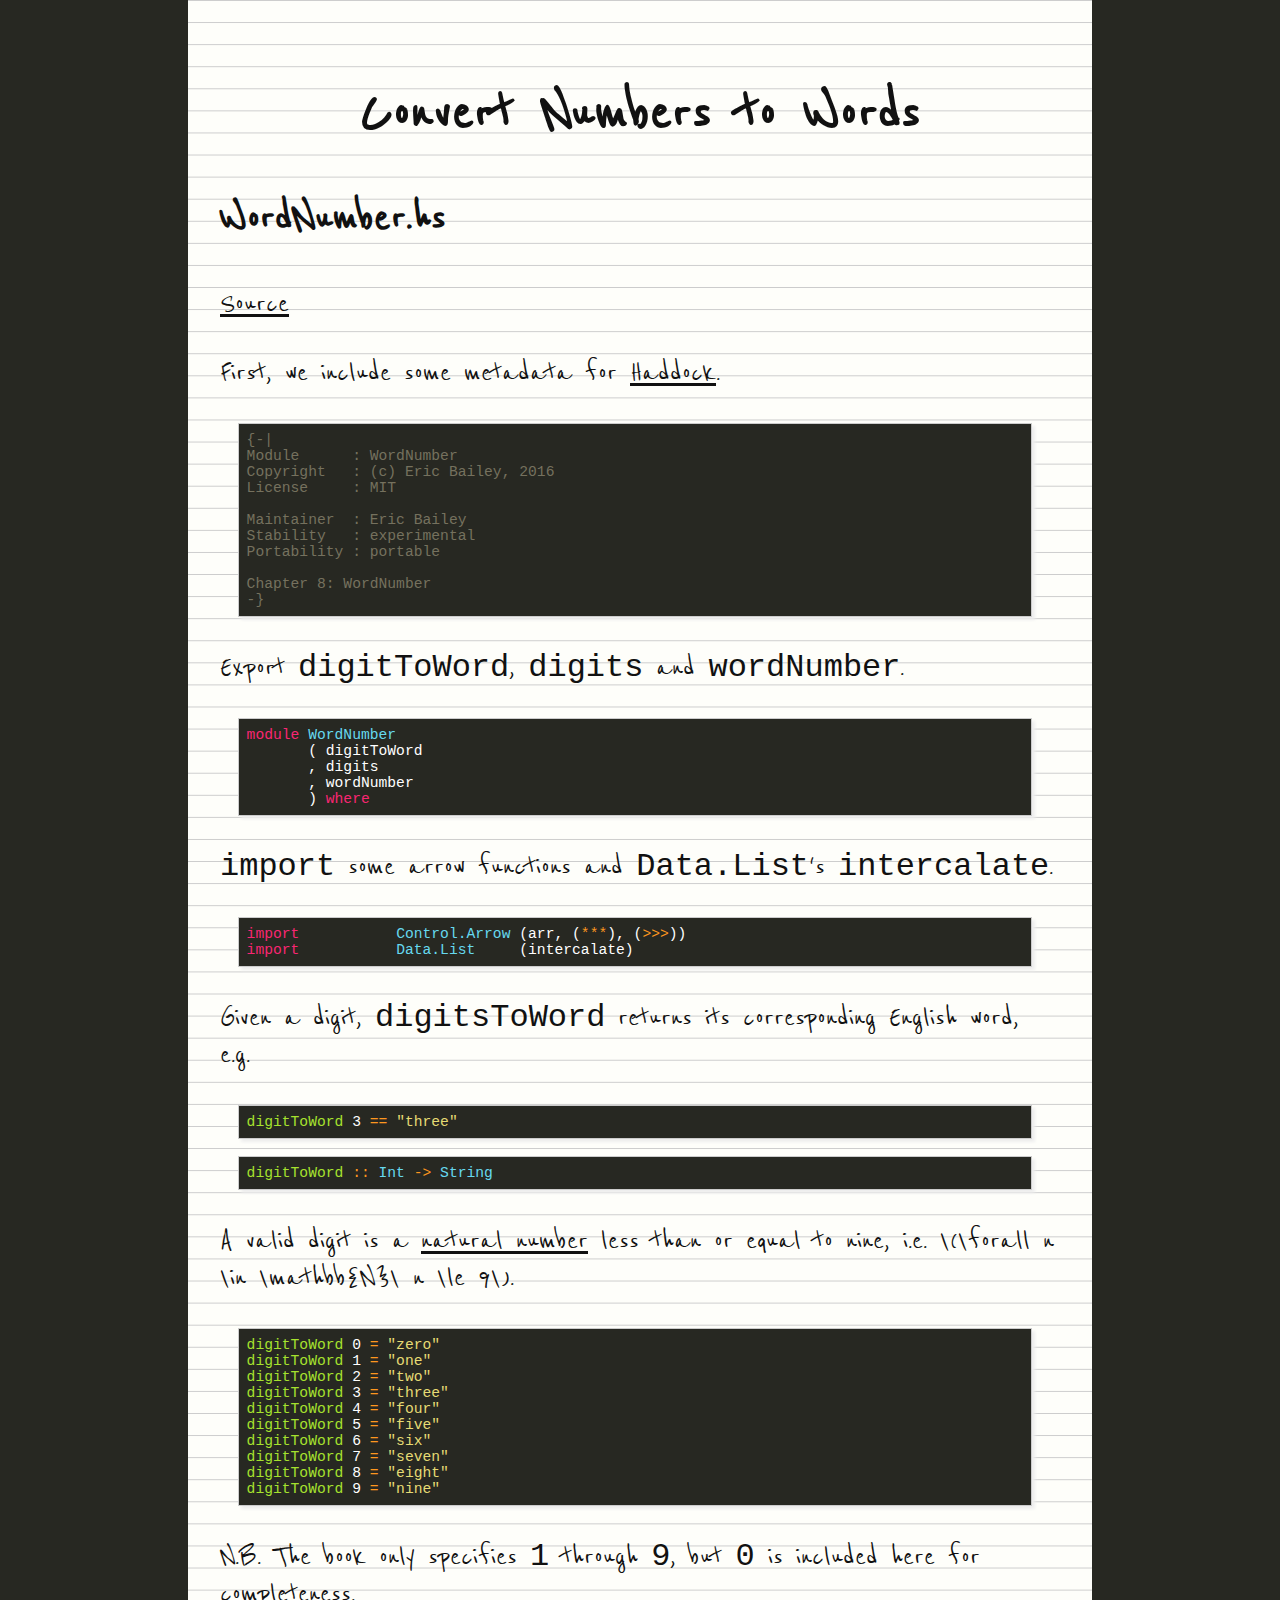
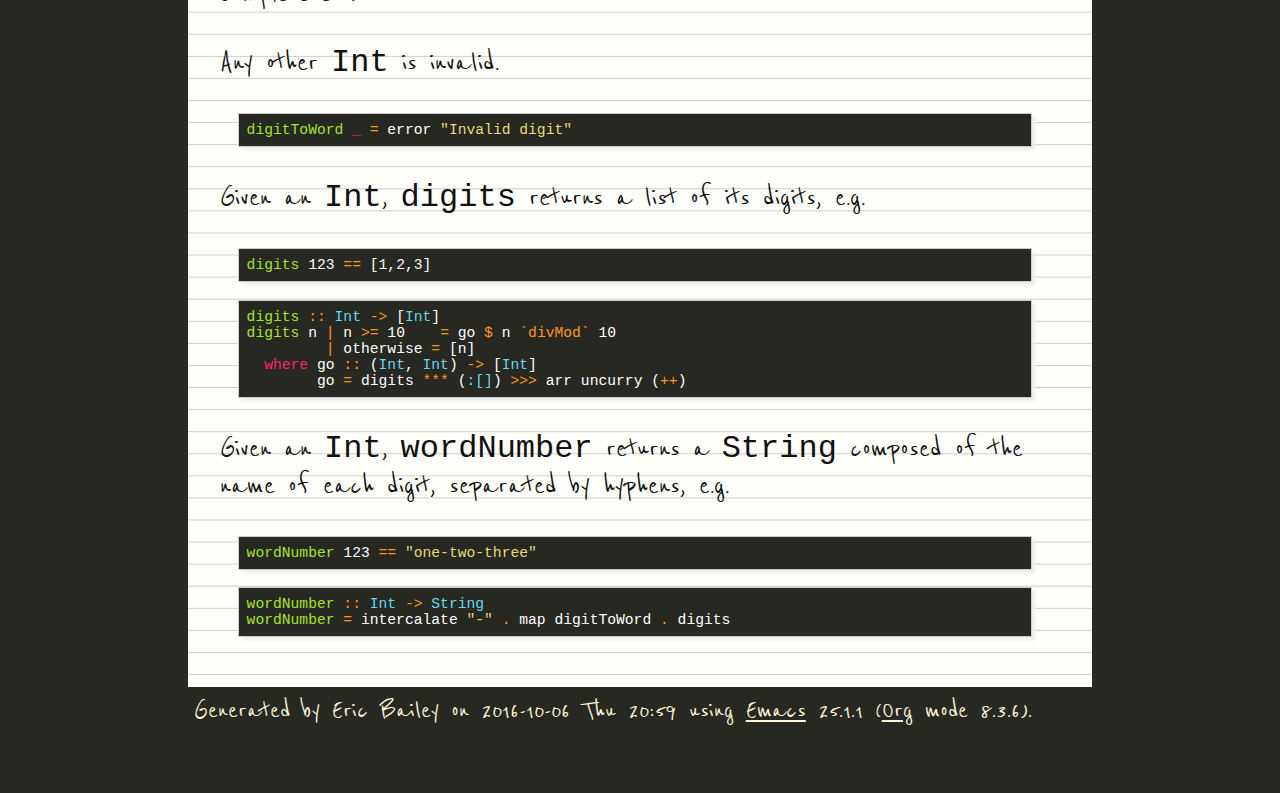
<file: docs/WordNumber.html>
<!DOCTYPE html>
<html>
<head>
<!-- 2016-10-06 Thu 20:59 -->
<meta  charset="utf-8">
<meta  name="viewport" content="width=device-width, initial-scale=1">
<title>Convert Numbers to Words</title>
<meta  name="generator" content="Org-mode">
<meta  name="author" content="Eric Bailey">
<meta  name="keywords" content="haskell, learning, haskell programming">
<style type="text/css">
 <!--/*--><![CDATA[/*><!--*/
  .title  { text-align: center;
             margin-bottom: .2em; }
  .subtitle { text-align: center;
              font-size: medium;
              font-weight: bold;
              margin-top:0; }
  .todo   { font-family: monospace; color: red; }
  .done   { font-family: monospace; color: green; }
  .priority { font-family: monospace; color: orange; }
  .tag    { background-color: #eee; font-family: monospace;
            padding: 2px; font-size: 80%; font-weight: normal; }
  .timestamp { color: #bebebe; }
  .timestamp-kwd { color: #5f9ea0; }
  .org-right  { margin-left: auto; margin-right: 0px;  text-align: right; }
  .org-left   { margin-left: 0px;  margin-right: auto; text-align: left; }
  .org-center { margin-left: auto; margin-right: auto; text-align: center; }
  .underline { text-decoration: underline; }
  #postamble p, #preamble p { font-size: 90%; margin: .2em; }
  p.verse { margin-left: 3%; }
  pre {
    border: 1px solid #ccc;
    box-shadow: 3px 3px 3px #eee;
    padding: 8pt;
    font-family: monospace;
    overflow: auto;
    margin: 1.2em;
  }
  pre.src {
    position: relative;
    overflow: visible;
    padding-top: 1.2em;
  }
  pre.src:before {
    display: none;
    position: absolute;
    background-color: white;
    top: -10px;
    right: 10px;
    padding: 3px;
    border: 1px solid black;
  }
  pre.src:hover:before { display: inline;}
  pre.src-sh:before    { content: 'sh'; }
  pre.src-bash:before  { content: 'sh'; }
  pre.src-emacs-lisp:before { content: 'Emacs Lisp'; }
  pre.src-R:before     { content: 'R'; }
  pre.src-perl:before  { content: 'Perl'; }
  pre.src-java:before  { content: 'Java'; }
  pre.src-sql:before   { content: 'SQL'; }

  table { border-collapse:collapse; }
  caption.t-above { caption-side: top; }
  caption.t-bottom { caption-side: bottom; }
  td, th { vertical-align:top;  }
  th.org-right  { text-align: center;  }
  th.org-left   { text-align: center;   }
  th.org-center { text-align: center; }
  td.org-right  { text-align: right;  }
  td.org-left   { text-align: left;   }
  td.org-center { text-align: center; }
  dt { font-weight: bold; }
  .footpara { display: inline; }
  .footdef  { margin-bottom: 1em; }
  .figure { padding: 1em; }
  .figure p { text-align: center; }
  .inlinetask {
    padding: 10px;
    border: 2px solid gray;
    margin: 10px;
    background: #ffffcc;
  }
  #org-div-home-and-up
   { text-align: right; font-size: 70%; white-space: nowrap; }
  textarea { overflow-x: auto; }
  .linenr { font-size: smaller }
  .code-highlighted { background-color: #ffff00; }
  .org-info-js_info-navigation { border-style: none; }
  #org-info-js_console-label
    { font-size: 10px; font-weight: bold; white-space: nowrap; }
  .org-info-js_search-highlight
    { background-color: #ffff00; color: #000000; font-weight: bold; }
  /*]]>*/-->
</style>
<link rel="stylesheet" type="text/css" href="css/style.css">
<script src='https://cdn.mathjax.org/mathjax/latest/MathJax.js?config=TeX-AMS-MML_HTMLorMML'></script>
<script type="text/javascript">
/*
@licstart  The following is the entire license notice for the
JavaScript code in this tag.

Copyright (C) 2012-2013 Free Software Foundation, Inc.

The JavaScript code in this tag is free software: you can
redistribute it and/or modify it under the terms of the GNU
General Public License (GNU GPL) as published by the Free Software
Foundation, either version 3 of the License, or (at your option)
any later version.  The code is distributed WITHOUT ANY WARRANTY;
without even the implied warranty of MERCHANTABILITY or FITNESS
FOR A PARTICULAR PURPOSE.  See the GNU GPL for more details.

As additional permission under GNU GPL version 3 section 7, you
may distribute non-source (e.g., minimized or compacted) forms of
that code without the copy of the GNU GPL normally required by
section 4, provided you include this license notice and a URL
through which recipients can access the Corresponding Source.


@licend  The above is the entire license notice
for the JavaScript code in this tag.
*/
<!--/*--><![CDATA[/*><!--*/
 function CodeHighlightOn(elem, id)
 {
   var target = document.getElementById(id);
   if(null != target) {
     elem.cacheClassElem = elem.className;
     elem.cacheClassTarget = target.className;
     target.className = "code-highlighted";
     elem.className   = "code-highlighted";
   }
 }
 function CodeHighlightOff(elem, id)
 {
   var target = document.getElementById(id);
   if(elem.cacheClassElem)
     elem.className = elem.cacheClassElem;
   if(elem.cacheClassTarget)
     target.className = elem.cacheClassTarget;
 }
/*]]>*///-->
</script>
<script type="text/x-mathjax-config">
    MathJax.Hub.Config({
        displayAlign: "center",
        displayIndent: "0em",

        "HTML-CSS": { scale: 100,
                        linebreaks: { automatic: "false" },
                        webFont: "TeX"
                       },
        SVG: {scale: 100,
              linebreaks: { automatic: "false" },
              font: "TeX"},
        NativeMML: {scale: 100},
        TeX: { equationNumbers: {autoNumber: "AMS"},
               MultLineWidth: "85%",
               TagSide: "right",
               TagIndent: ".8em"
             }
});
</script>
<script type="text/javascript"
        src="http://cdn.mathjax.org/mathjax/latest/MathJax.js?config=TeX-AMS_HTML"></script>
</head>
<body>
<div id="content">
<h1 class="title">Convert Numbers to Words</h1>

<div id="outline-container-orgheadline1" class="outline-2">
<h2 id="orgheadline1">WordNumber.hs</h2>
<div class="outline-text-2" id="text-orgheadline1">
<p>
<a href="https://github.com/yurrriq/haskell-programming/blob/master/src/WordNumber.hs">Source</a>
</p>

<p>
First, we include some metadata for <a href="https://www.haskell.org/haddock/">Haddock</a>.
</p>
<div class="org-src-container">

<pre class="src src-haskell"><span style="color: #75715E;">{-|</span>
<span style="color: #75715E;">Module      : WordNumber</span>
<span style="color: #75715E;">Copyright   : (c) Eric Bailey, 2016</span>
<span style="color: #75715E;">License     : MIT</span>

<span style="color: #75715E;">Maintainer  : Eric Bailey</span>
<span style="color: #75715E;">Stability   : experimental</span>
<span style="color: #75715E;">Portability : portable</span>

<span style="color: #75715E;">Chapter 8: WordNumber</span>
<span style="color: #75715E;">-}</span>
</pre>
</div>

<p>
Export <code>digitToWord</code>, <code>digits</code> and <code>wordNumber</code>.
</p>
<div class="org-src-container">

<pre class="src src-haskell"><span style="color: #F92672;">module</span> <span style="color: #66D9EF;">WordNumber</span>
       ( digitToWord
       , digits
       , wordNumber
       ) <span style="color: #F92672;">where</span>
</pre>
</div>

<p>
<code>import</code> some arrow functions and <code>Data.List</code>'s <code>intercalate</code>.
</p>
<div class="org-src-container">

<pre class="src src-haskell"><span style="color: #F92672;">import</span>           <span style="color: #66D9EF;">Control.Arrow</span> (arr, (<span style="color: #FD971F;">***</span>), (<span style="color: #FD971F;">&gt;&gt;&gt;</span>))
<span style="color: #F92672;">import</span>           <span style="color: #66D9EF;">Data.List</span>     (intercalate)
</pre>
</div>

<p>
Given a digit, <code>digitsToWord</code> returns its corresponding English word, e.g.
</p>
<div class="org-src-container">

<pre class="src src-haskell"><span style="color: #A6E22E;">digitToWord</span> 3 <span style="color: #FD971F;">==</span> <span style="color: #E6DB74;">"three"</span>
</pre>
</div>

<div class="org-src-container">

<pre class="src src-haskell"><span style="color: #A6E22E;">digitToWord</span> <span style="color: #FD971F;">::</span> <span style="color: #66D9EF;">Int</span> <span style="color: #FD971F;">-&gt;</span> <span style="color: #66D9EF;">String</span>
</pre>
</div>

<p>
A valid digit is a <a href="https://en.wikipedia.org/wiki/Natural_number">natural number</a> less than or equal to nine, i.e.
\(\forall n \in \mathbb{N}\ n \le 9\).
</p>
<div class="org-src-container">

<pre class="src src-haskell"><span style="color: #A6E22E;">digitToWord</span> 0 <span style="color: #FD971F;">=</span> <span style="color: #E6DB74;">"zero"</span>
<span style="color: #A6E22E;">digitToWord</span> 1 <span style="color: #FD971F;">=</span> <span style="color: #E6DB74;">"one"</span>
<span style="color: #A6E22E;">digitToWord</span> 2 <span style="color: #FD971F;">=</span> <span style="color: #E6DB74;">"two"</span>
<span style="color: #A6E22E;">digitToWord</span> 3 <span style="color: #FD971F;">=</span> <span style="color: #E6DB74;">"three"</span>
<span style="color: #A6E22E;">digitToWord</span> 4 <span style="color: #FD971F;">=</span> <span style="color: #E6DB74;">"four"</span>
<span style="color: #A6E22E;">digitToWord</span> 5 <span style="color: #FD971F;">=</span> <span style="color: #E6DB74;">"five"</span>
<span style="color: #A6E22E;">digitToWord</span> 6 <span style="color: #FD971F;">=</span> <span style="color: #E6DB74;">"six"</span>
<span style="color: #A6E22E;">digitToWord</span> 7 <span style="color: #FD971F;">=</span> <span style="color: #E6DB74;">"seven"</span>
<span style="color: #A6E22E;">digitToWord</span> 8 <span style="color: #FD971F;">=</span> <span style="color: #E6DB74;">"eight"</span>
<span style="color: #A6E22E;">digitToWord</span> 9 <span style="color: #FD971F;">=</span> <span style="color: #E6DB74;">"nine"</span>
</pre>
</div>

<p>
N.B. The book only specifies <code>1</code> through <code>9</code>, but <code>0</code> is included here for
completeness.
</p>

<p>
Any other <code>Int</code> is invalid.
</p>
<div class="org-src-container">

<pre class="src src-haskell"><span style="color: #A6E22E;">digitToWord</span> <span style="color: #F92672;">_</span> <span style="color: #FD971F;">=</span> error <span style="color: #E6DB74;">"Invalid digit"</span>
</pre>
</div>

<p>
Given an <code>Int</code>, <code>digits</code> returns a list of its digits, e.g.
</p>
<div class="org-src-container">

<pre class="src src-haskell"><span style="color: #A6E22E;">digits</span> 123 <span style="color: #FD971F;">==</span> [1,2,3]
</pre>
</div>

<div class="org-src-container">

<pre class="src src-haskell"><span style="color: #A6E22E;">digits</span> <span style="color: #FD971F;">::</span> <span style="color: #66D9EF;">Int</span> <span style="color: #FD971F;">-&gt;</span> [<span style="color: #66D9EF;">Int</span>]
<span style="color: #A6E22E;">digits</span> n <span style="color: #FD971F;">|</span> n <span style="color: #FD971F;">&gt;=</span> 10    <span style="color: #FD971F;">=</span> go <span style="color: #FD971F;">$</span> n <span style="color: #FD971F;">`divMod`</span> 10
         <span style="color: #FD971F;">|</span> otherwise <span style="color: #FD971F;">=</span> [n]
  <span style="color: #F92672;">where</span> go <span style="color: #FD971F;">::</span> (<span style="color: #66D9EF;">Int</span>, <span style="color: #66D9EF;">Int</span>) <span style="color: #FD971F;">-&gt;</span> [<span style="color: #66D9EF;">Int</span>]
        go <span style="color: #FD971F;">=</span> digits <span style="color: #FD971F;">***</span> (<span style="color: #66D9EF;">:[]</span>) <span style="color: #FD971F;">&gt;&gt;&gt;</span> arr uncurry (<span style="color: #FD971F;">++</span>)
</pre>
</div>

<p>
Given an <code>Int</code>, <code>wordNumber</code> returns a <code>String</code> composed of the name of each
digit, separated by hyphens, e.g.
</p>
<div class="org-src-container">

<pre class="src src-haskell"><span style="color: #A6E22E;">wordNumber</span> 123 <span style="color: #FD971F;">==</span> <span style="color: #E6DB74;">"one-two-three"</span>
</pre>
</div>

<div class="org-src-container">

<pre class="src src-haskell"><span style="color: #A6E22E;">wordNumber</span> <span style="color: #FD971F;">::</span> <span style="color: #66D9EF;">Int</span> <span style="color: #FD971F;">-&gt;</span> <span style="color: #66D9EF;">String</span>
<span style="color: #A6E22E;">wordNumber</span> <span style="color: #FD971F;">=</span> intercalate <span style="color: #E6DB74;">"-"</span> <span style="color: #FD971F;">.</span> map digitToWord <span style="color: #FD971F;">.</span> digits
</pre>
</div>
</div>
</div>
</div>
<div id="postamble" class="status">
<p>Generated by <span class="author">Eric Bailey</span> on <span class="date">2016-10-06 Thu 20:59</span> using <span class="creator"><a href="http://www.gnu.org/software/emacs/">Emacs</a> 25.1.1 (<a href="http://orgmode.org">Org</a> mode 8.3.6)</span>.
</div>
</body>
</html>
</file>
<file: docs/css/style.css>
/* Local Variables:     */
/* css-indent-offset: 2 */
/* End:                 */

@import url(https://fonts.googleapis.com/css?family=Reenie+Beanie);

body, #content a {
  color: #111;
}

body {
  font-family: 'Reenie Beanie', cursive;
  font-size: 2rem;
  /* font-weight: bold; */
  background: #272822; /* #1d1e19; */
  width: 56.5rem;
  margin: 0 auto;
}

.src:before {
  color: black;
}
.src, .example {
  color: white;
  background: #272822; /* #1d1e19; */
  white-space: pre-wrap;
  /* word-wrap: normal; */
  width: 48.5rem;
}
.org-src-container, .example {
  font-size: 11pt;
}
.org-src-container pre, .example {
  padding: .5rem;
}

#content {
  /* http://lea.verou.me/css3patterns/#lined-paper */
  background-color: #FEFEFA; /* rgb(243, 229, 206); */
  background-image:
  /* linear-gradient(90deg, transparent 79px, #abced4 79px, #abced4 81px, transparent 81px), */
  linear-gradient(#ccc .05rem, transparent .05rem);
  background-size: 100% 1.38rem;

  /* background: #fdf5db; */
  padding: 2rem;
}

#text-table-of-contents {
  background: #fdf5db; /* rgb(243, 229, 206); */
  border: 1px solid #272822;
}

#postamble, #postamble a {
  color: #fdf5db; /* rgb(243, 229, 206); */
}
</file>
